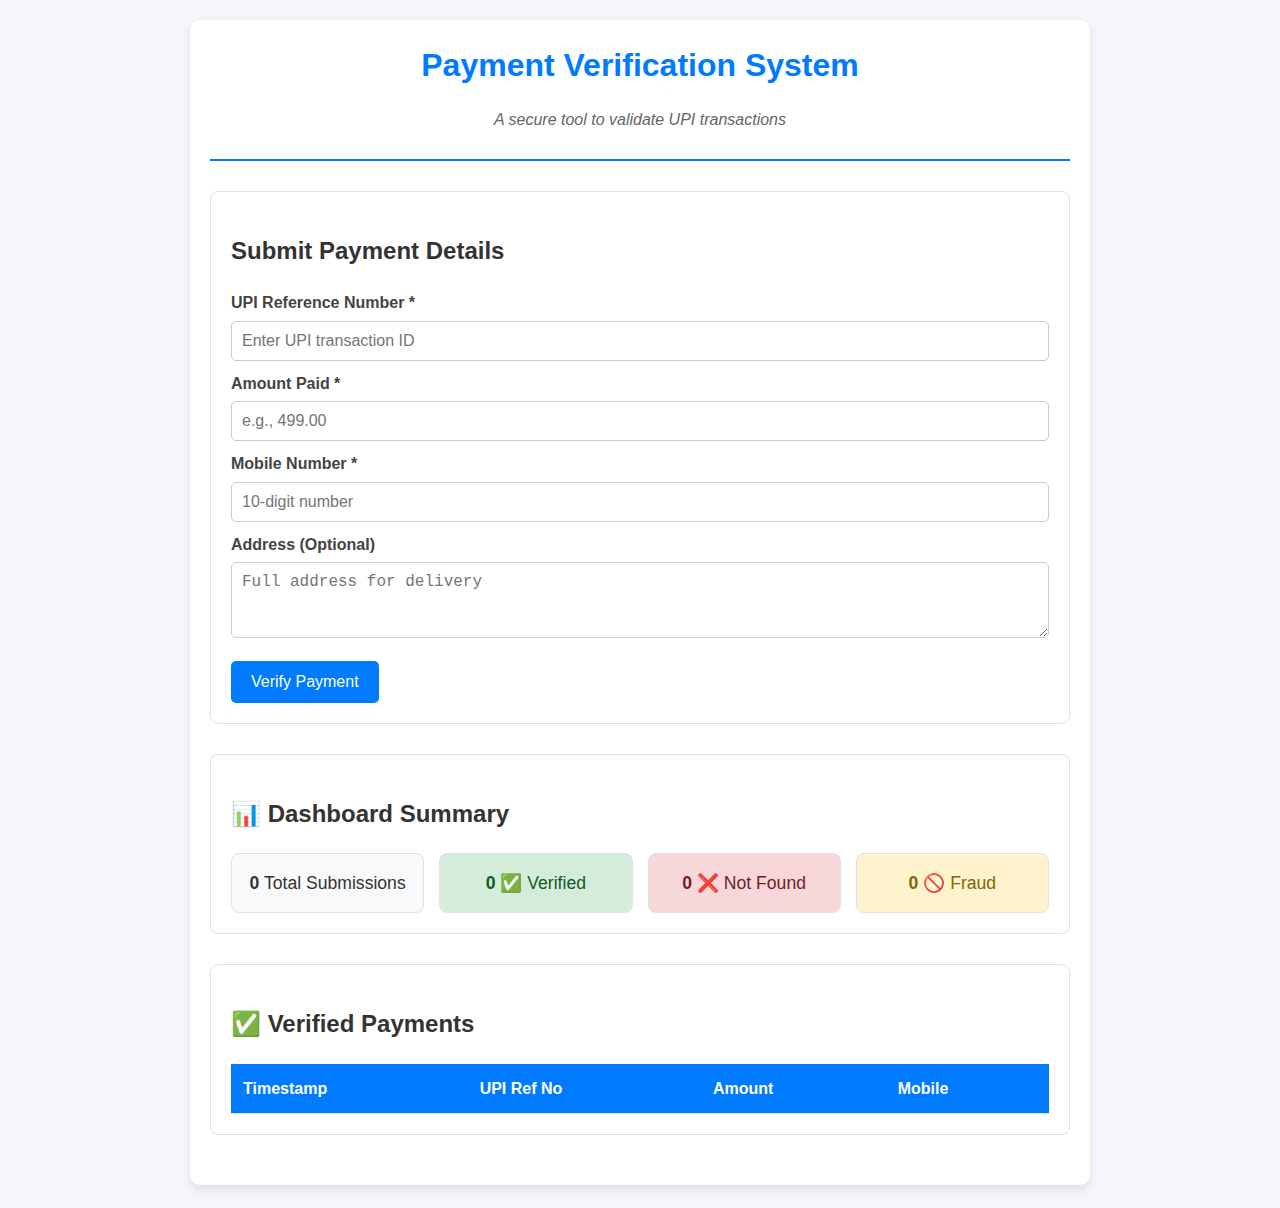
<file: index.html>
<!DOCTYPE html>
<html lang="en">
<head>
  <meta charset="UTF-8" />
  <meta name="viewport" content="width=device-width, initial-scale=1.0"/>
  <title>Payment Verification System</title>
  <link rel="stylesheet" href="style.css" />
  <link rel="icon" href="favicon.ico" type="image/x-icon" />
</head>
<body>
  <div class="container">
    <header>
      <h1>Payment Verification System</h1>
      <p>A secure tool to validate UPI transactions</p>
    </header>

    <section id="form-section">
      <h2>Submit Payment Details</h2>
      <form id="paymentForm">
        <label>UPI Reference Number *</label>
        <input type="text" id="upiRef" placeholder="Enter UPI transaction ID" required />

        <label>Amount Paid *</label>
        <input type="number" step="0.01" id="amount" placeholder="e.g., 499.00" required />

        <label>Mobile Number *</label>
        <input type="tel" id="mobile" placeholder="10-digit number" required />

        <label>Address (Optional)</label>
        <textarea id="address" rows="3" placeholder="Full address for delivery"></textarea>

        <button type="submit">Verify Payment</button>
      </form>
    </section>

    <section id="result-section" style="display:none;">
      <h2>Verification Result</h2>
      <div id="result"></div>
      <button onclick="resetForm()">Submit Another</button>
    </section>

    <section id="dashboard">
      <h2>📊 Dashboard Summary</h2>
      <div class="stats">
        <div class="stat-box"><strong id="totalSubmissions">0</strong> Total Submissions</div>
        <div class="stat-box verified"><strong id="verifiedCount">0</strong> ✅ Verified</div>
        <div class="stat-box not-found"><strong id="notFoundCount">0</strong> ❌ Not Found</div>
        <div class="stat-box fraud"><strong id="fraudCount">0</strong> 🚫 Fraud</div>
      </div>
    </section>

    <section id="verified-list">
      <h2>✅ Verified Payments</h2>
      <table id="printTable">
        <thead>
          <tr>
            <th>Timestamp</th>
            <th>UPI Ref No</th>
            <th>Amount</th>
            <th>Mobile</th>
          </tr>
        </thead>
        <tbody></tbody>
      </table>
    </section>
  </div>

  <script src="script.js"></script>
</body>
</html>
</file>
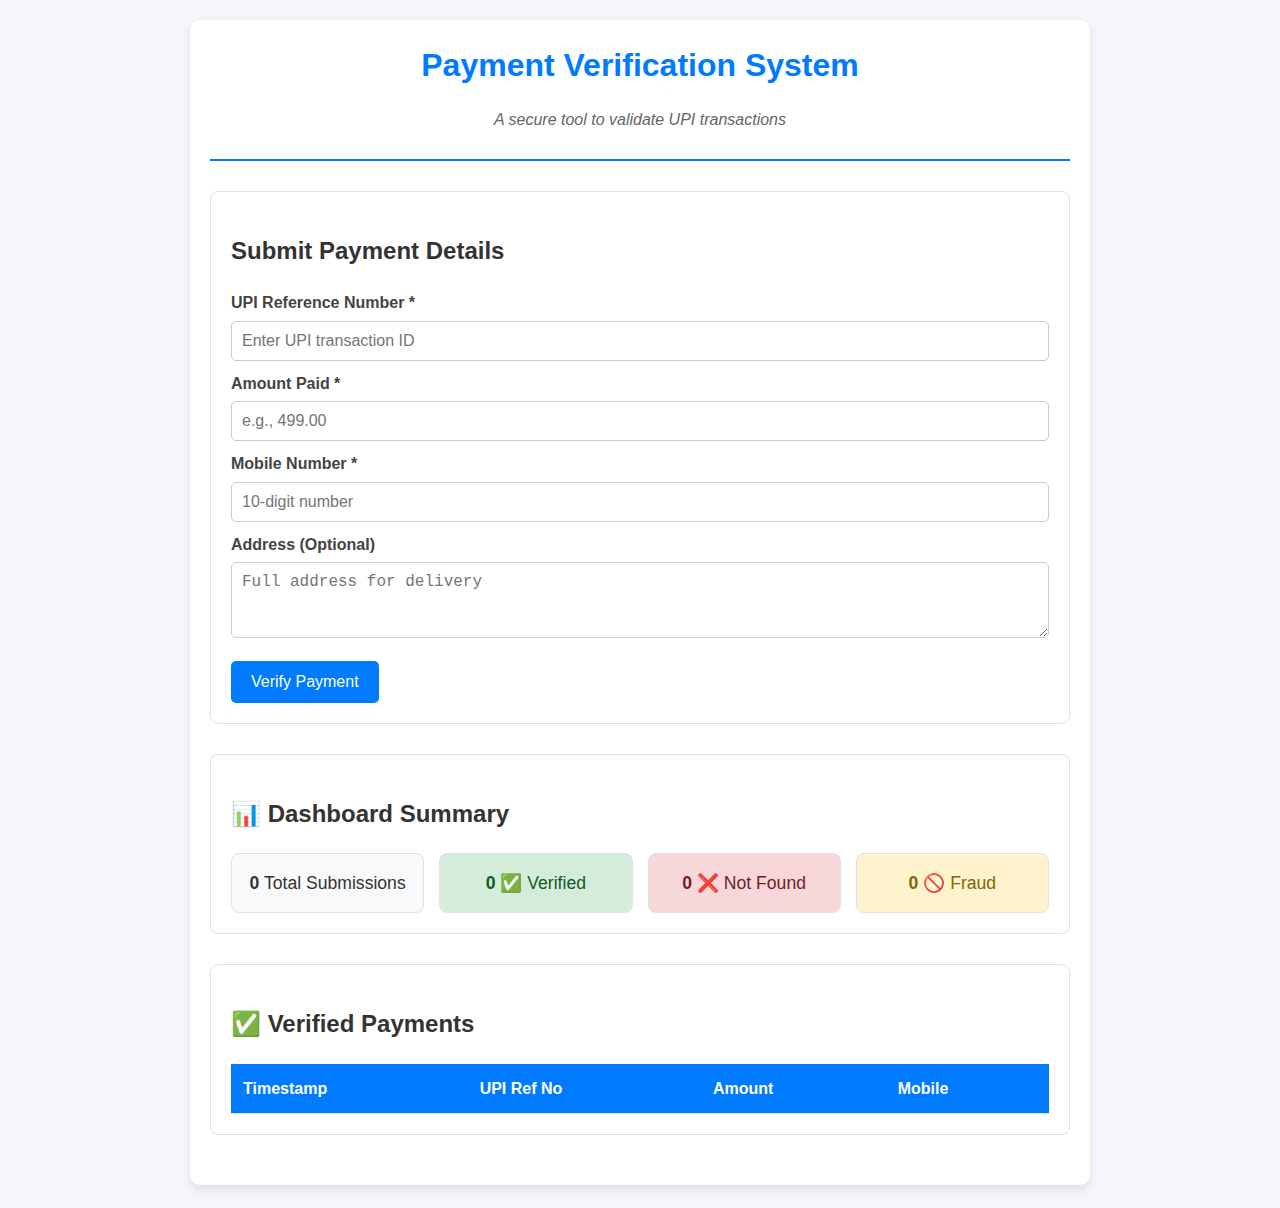
<file: index.html.html>
<!DOCTYPE html>
<html lang="en">
<head>
  <meta charset="UTF-8" />
  <meta name="viewport" content="width=device-width, initial-scale=1.0"/>
  <title>Payment Verification System</title>
  <link rel="stylesheet" href="style.css" />
  <link rel="icon" href="favicon.ico" type="image/x-icon" />
</head>
<body>
  <div class="container">
    <header>
      <h1>Payment Verification System</h1>
      <p>A secure tool to validate UPI transactions</p>
    </header>

    <section id="form-section">
      <h2>Submit Payment Details</h2>
      <form id="paymentForm">
        <label>UPI Reference Number *</label>
        <input type="text" id="upiRef" placeholder="Enter UPI transaction ID" required />

        <label>Amount Paid *</label>
        <input type="number" step="0.01" id="amount" placeholder="e.g., 499.00" required />

        <label>Mobile Number *</label>
        <input type="tel" id="mobile" placeholder="10-digit number" required />

        <label>Address (Optional)</label>
        <textarea id="address" rows="3" placeholder="Full address for delivery"></textarea>

        <button type="submit">Verify Payment</button>
      </form>
    </section>

    <section id="result-section" style="display:none;">
      <h2>Verification Result</h2>
      <div id="result"></div>
      <button onclick="resetForm()">Submit Another</button>
    </section>

    <section id="dashboard">
      <h2>📊 Dashboard Summary</h2>
      <div class="stats">
        <div class="stat-box"><strong id="totalSubmissions">0</strong> Total Submissions</div>
        <div class="stat-box verified"><strong id="verifiedCount">0</strong> ✅ Verified</div>
        <div class="stat-box not-found"><strong id="notFoundCount">0</strong> ❌ Not Found</div>
        <div class="stat-box fraud"><strong id="fraudCount">0</strong> 🚫 Fraud</div>
      </div>
    </section>

    <section id="verified-list">
      <h2>✅ Verified Payments</h2>
      <table id="printTable">
        <thead>
          <tr>
            <th>Timestamp</th>
            <th>UPI Ref No</th>
            <th>Amount</th>
            <th>Mobile</th>
          </tr>
        </thead>
        <tbody></tbody>
      </table>
    </section>
  </div>

  <script src="script.js"></script>
</body>
</html>
</file>
<file: style.css>
* {
  box-sizing: border-box;
}

body {
  font-family: 'Segoe UI', Tahoma, Geneva, Verdana, sans-serif;
  background: #f4f6f9;
  color: #333;
  line-height: 1.6;
  margin: 0;
  padding: 0;
}

.container {
  max-width: 900px;
  margin: 20px auto;
  padding: 20px;
  background: white;
  border-radius: 10px;
  box-shadow: 0 4px 10px rgba(0,0,0,0.1);
}

header {
  text-align: center;
  margin-bottom: 30px;
  border-bottom: 2px solid #007BFF;
  padding-bottom: 10px;
}

header h1 {
  color: #007BFF;
  margin: 0;
}

header p {
  color: #666;
  font-style: italic;
}

section {
  margin: 30px 0;
  padding: 20px;
  background: #fff;
  border-radius: 8px;
  border: 1px solid #e0e0e0;
}

label {
  display: block;
  margin-top: 10px;
  font-weight: 600;
  color: #444;
}

input, textarea {
  width: 100%;
  padding: 10px;
  margin-top: 5px;
  border: 1px solid #ccc;
  border-radius: 5px;
  font-size: 16px;
}

button {
  margin-top: 15px;
  padding: 12px 20px;
  background: #007BFF;
  color: white;
  border: none;
  border-radius: 5px;
  cursor: pointer;
  font-size: 16px;
  transition: background 0.3s;
}

button:hover {
  background: #0056b3;
}

#result {
  padding: 15px;
  border-radius: 5px;
  font-weight: 500;
  margin: 10px 0;
}

.verified { background: #d4edda; color: #155724; border: 1px solid #c3e6cb; }
.not-found { background: #f8d7da; color: #721c24; border: 1px solid #f5c6cb; }
.fraud { background: #fff3cd; color: #856404; border: 1px solid #ffeaa7; }
.spam { background: #d1ecf1; color: #0c5460; border: 1px solid #bee5eb; }

.stats {
  display: flex;
  flex-wrap: wrap;
  gap: 15px;
  margin-top: 20px;
}

.stat-box {
  flex: 1;
  min-width: 120px;
  text-align: center;
  padding: 15px;
  background: #f8f9fa;
  border-radius: 8px;
  border: 1px solid #dee2e6;
  font-size: 1.1em;
}

.stat-box.verified { background: #d4edda; color: #155724; }
.stat-box.not-found { background: #f8d7da; color: #721c24; }
.stat-box.fraud { background: #fff3cd; color: #856404; }

table {
  width: 100%;
  border-collapse: collapse;
  margin-top: 10px;
}

table th, table td {
  padding: 12px;
  text-align: left;
  border-bottom: 1px solid #ddd;
}

table th {
  background: #007BFF;
  color: white;
}

table tr:hover {
  background: #f1f1f1;
}
</file>
